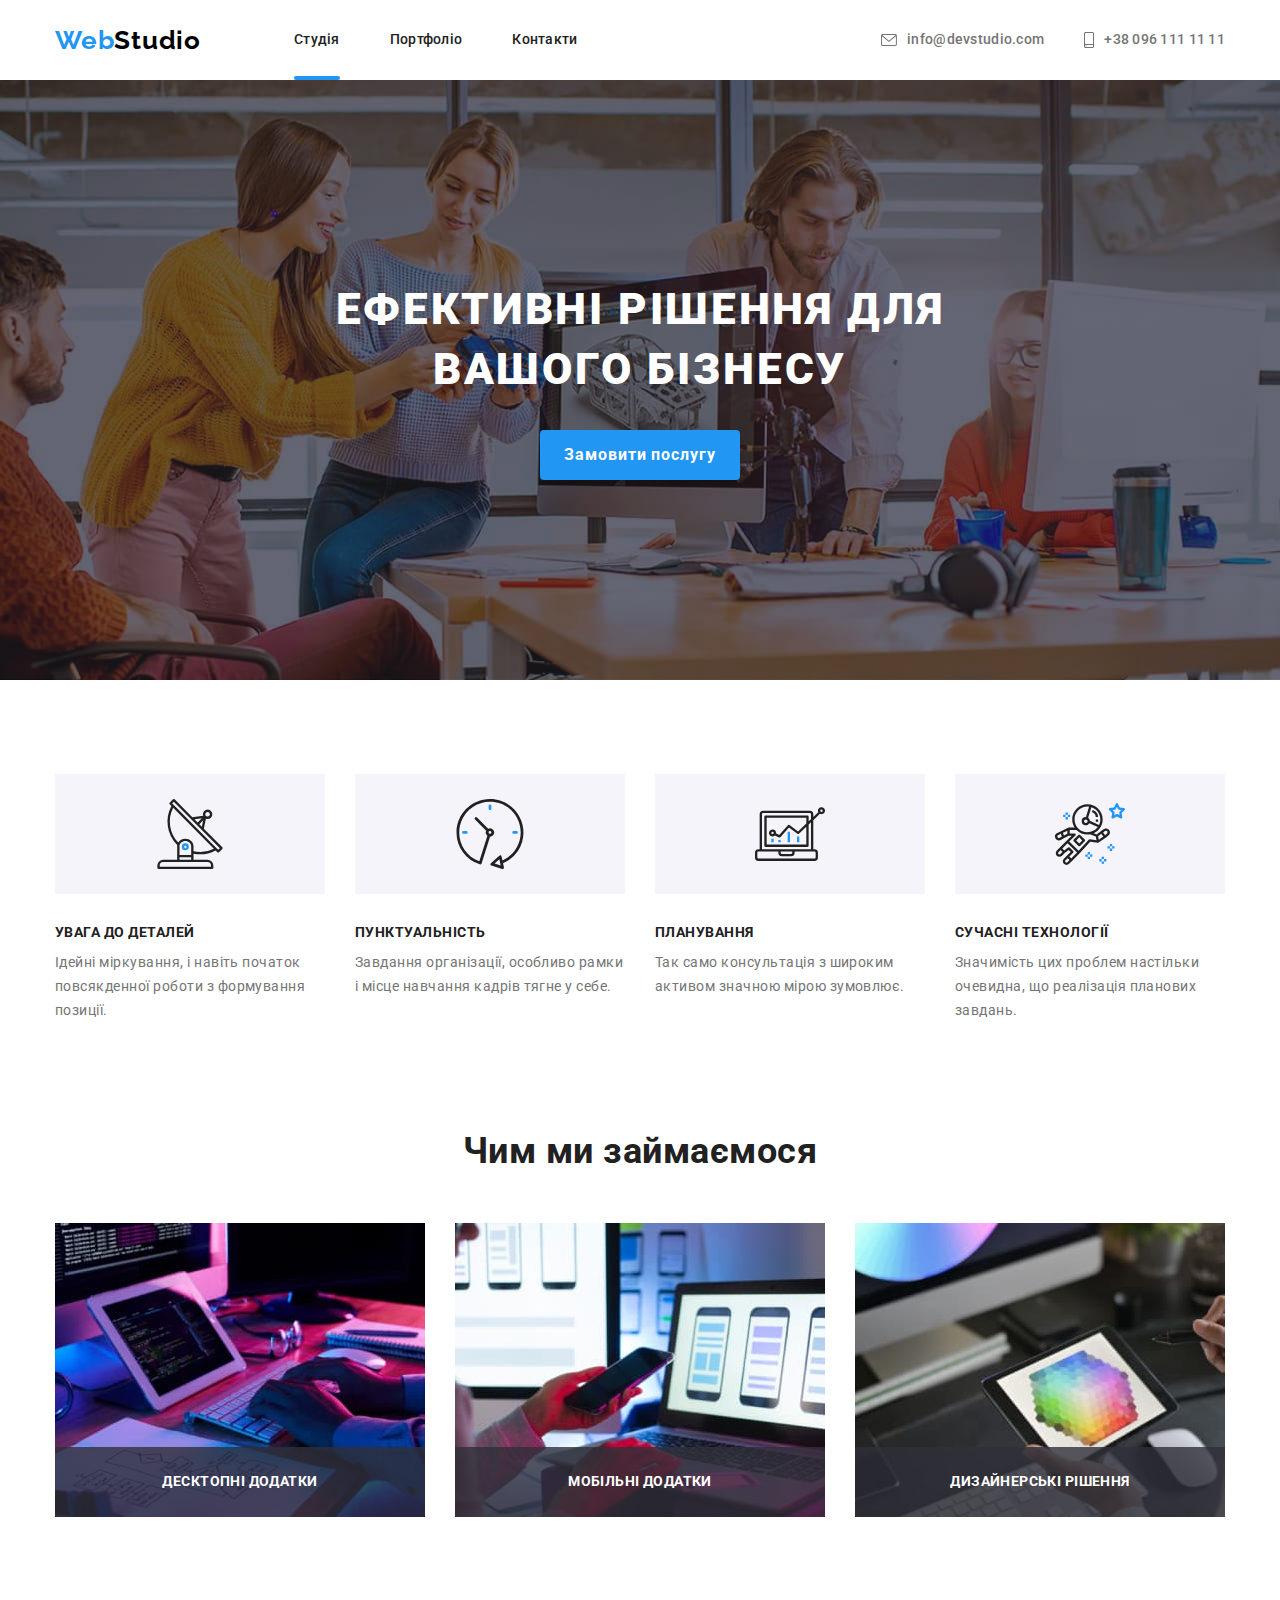
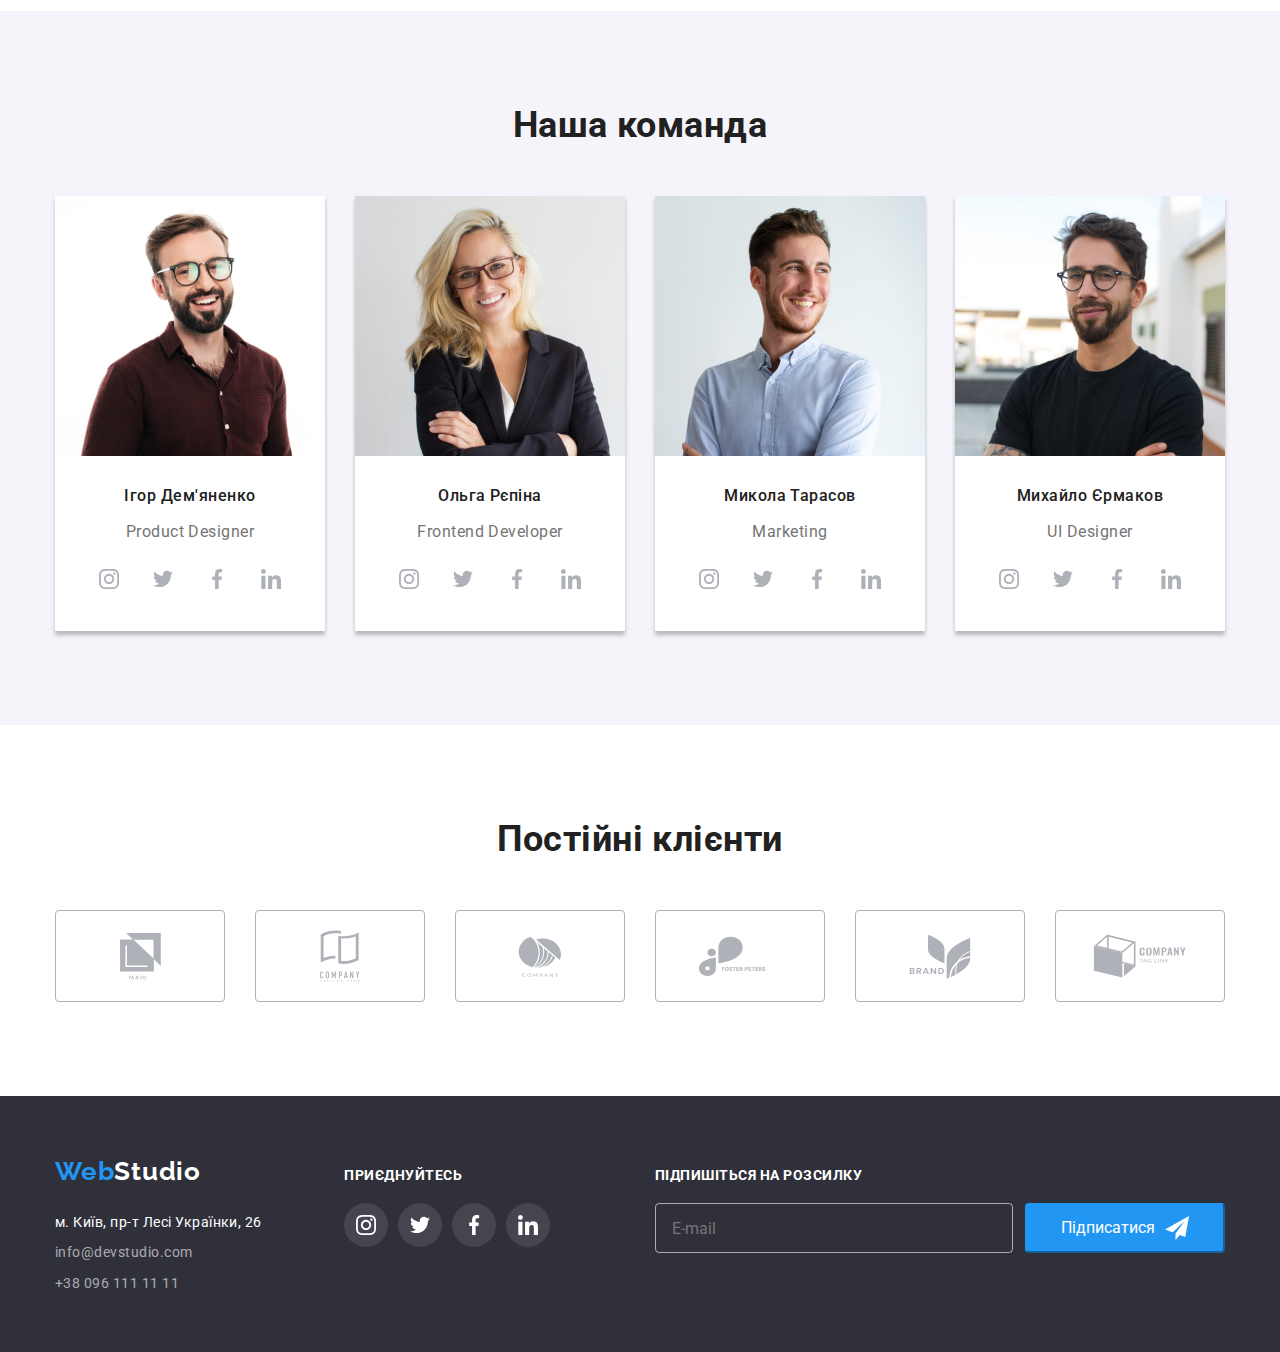
<file: index.html>
<!DOCTYPE html>
<html lang="uk">
  <head>
    <meta charset="UTF-8" />
    <meta http-equiv="X-UA-Compatible" content="IE=edge" />
    <meta name="viewport" content="width=device-width, initial-scale=1.0" />
    <title>webstudio</title>
    <link rel="preconnect" href="https://fonts.googleapis.com" />
    <link rel="preconnect" href="https://fonts.gstatic.com" crossorigin />
    <link
      href="https://fonts.googleapis.com/css2?family=Raleway:wght@700&family=Roboto:wght@400;500;700;900&display=swap"
      rel="stylesheet"
    />
    <link
      rel="stylesheet"
      href="https://cdnjs.cloudflare.com/ajax/libs/modern-normalize/1.1.0/modern-normalize.min.css"
    />
    <link rel="stylesheet" href="./css/main.min.css">
  </head>
  <body>
    <!--header-->
    <header class="header">
      <div class="container header__container">
        <nav class="header__nav">
          <a href="./index.html" class="logo">Web<span class="logo__logo-studio">Studio</span></a>
          <ul class="nav-list">
            <li class="nav-list__item">
              <a href="./index.html" class="nav-list__page nav-list__page--active">Студія</a>
            </li>
            <li class="nav-list__item">
              <a href="./portfolio.html" class="nav-list__page">Портфоліо</a>
            </li>
            <li class="nav-list__item"><a href="#" class="nav-list__page">Контакти</a></li>
          </ul>
        </nav>
        <ul class="header-contacts">
          <li class="header-contacts__item">
            <a href="mailto:info@devstudio.com" class="header-contacts__link">
              <svg width="16" height="12" class="header-contacts__icon">
                <use href="./img/icons.svg#icon-envelope"></use>
              </svg>
              info@devstudio.com
            </a>
          </li>
          <li class="header-contacts__item">
            <a href="tel:+380961111111" class="header-contacts__link">
              <svg width="10" height="16" class="header-contacts__icon">
                <use href="./img/icons.svg#icon-smartphone"></use>
              </svg>
              +38 096 111 11 11
            </a>
          </li>
        </ul>
      </div>
    </header>
    <!--main-->
    <main>
      <section class="main">
        <div class="container">
          <h1 class="main__title">
            Ефективні рішення для <br />
            вашого бізнесу
          </h1>
          <button class="main-button" type="button" data-modal-open>Замовити послугу</button>
        </div>
      </section>
      <!--features-->
      <section class="section features">
        <div class="container">
          <ul class="features__list">
            <li class="features-item antenna">
              <h2 class="features-item__title">УВАГА ДО ДЕТАЛЕЙ</h2>
              <p class="features-item__text">
                Ідейні міркування, і навіть початок повсякденної роботи з формування позиції.
              </p>
            </li>
            <li class="features-item clock">
              <h2 class="features-item__title">ПУНКТУАЛЬНІСТЬ</h2>
              <p class="features-item__text">
                Завдання організації, особливо рамки і місце навчання кадрів тягне у себе.
              </p>
            </li>
            <li class="features-item diagram">
              <h2 class="features-item__title">ПЛАНУВАННЯ</h2>
              <p class="features-item__text">
                Так само консультація з широким активом значною мірою зумовлює.
              </p>
            </li>
            <li class="features-item astronaut">
              <h2 class="features-item__title">СУЧАСНІ ТЕХНОЛОГІЇ</h2>
              <p class="features-item__text">
                Значимість цих проблем настільки очевидна, що реалізація планових завдань.
              </p>
            </li>
          </ul>
        </div>
      </section>
      <!--What we do-->
      <section class="section offers">
        <div class="container">
          <h2 class="section__title">Чим ми займаємося</h2>
          <ul class="offers__list">
            <li class="offers-item">
              <div class="offers-item__card">
                <img src="img/box1.jpg" alt="програміст працює за комп'ютером" width="370" />
                <p class="offers-item__description">Десктопні додатки</p>
              </div>
            </li>
            <li class="offers-item">
              <div class="offers-item__card">
                <img src="img/box2.jpg" alt="дизайнер розробляє мобільний додаток" width="370" />
                <p class="offers-item__description">Мобільні додатки</p>
              </div>
            </li>
            <li class="offers-item">
              <div class="offers-item__card">
                <img
                  src="img/box3.jpg"
                  alt="веб-дизайнер обирає колір графіки у планшеті"
                  width="370"
                />
                <p class="offers-item__description">Дизайнерські рішення</p>
              </div>
            </li>
          </ul>
        </div>
      </section>
      <!--Our team-->
      <section class="section team">
        <div class="container">
          <h2 class="section__title">Наша команда</h2>
          <ul class="team__list">
            <li class="team-card">
              <img src="img/img.jpg" alt="Дизайнер продукту" width="270" />
              <div class="team-card__info">
                <h3 class="team-card__name">Ігор Дем'яненко</h3>
                <p class="team-card__member-profession">Product Designer</p>
              </div>
              <ul class="team-card__social-link">
                <li class="team-card__item">
                  <a href="#" class="team-card__link">
                    <svg class="team-card__icons" width="20px" height="20px">
                      <use href="./img/icons.svg#icon-instagram"></use>
                    </svg>
                  </a>
                </li>
                <li class="team-card__item">
                  <a href="#" class="team-card__link">
                    <svg class="team-card__icons" width="20px" height="20px">
                      <use href="./img/icons.svg#icon-twitter"></use>
                    </svg>
                  </a>
                </li>
                <li class="team-card__item">
                  <a href="#" class="team-card__link">
                    <svg class="team-card__icons" width="20px" height="20px">
                      <use href="./img/icons.svg#icon-facebook"></use>
                    </svg>
                  </a>
                </li>
                <li class="team-card__item">
                  <a href="#" class="team-card__link">
                    <svg class="team-card__icons" width="20px" height="20px">
                      <use href="./img/icons.svg#icon-linkedin"></use>
                    </svg>
                  </a>
                </li>
              </ul>
            </li>
            <li class="team-card">
              <img src="img/img-2.jpg" alt="Розробник інтерфейсу" width="270" />
              <div class="team-card__info">
                <h3 class="team-card__name">Ольга Рєпіна</h3>
                <p class="team-card__member-profession">Frontend Developer</p>
              </div>
              <ul class="team-card__social-link">
                <li class="team-card__item">
                  <a href="#" class="team-card__link">
                    <svg class="team-card__icons" width="20px" height="20px">
                      <use href="./img/icons.svg#icon-instagram"></use>
                    </svg>
                  </a>
                </li>
                <li class="team-card__item">
                  <a href="#" class="team-card__link">
                    <svg class="team-card__icons" width="20px" height="20px">
                      <use href="./img/icons.svg#icon-twitter"></use>
                    </svg>
                  </a>
                </li>
                <li class="team-card__item">
                  <a href="#" class="team-card__link">
                    <svg class="team-card__icons" width="20px" height="20px">
                      <use href="./img/icons.svg#icon-facebook"></use>
                    </svg>
                  </a>
                </li>
                <li class="team-card__item">
                  <a href="#" class="team-card__link">
                    <svg class="team-card__icons" width="20px" height="20px">
                      <use href="./img/icons.svg#icon-linkedin"></use>
                    </svg>
                  </a>
                </li>
              </ul>
            </li>
            <li class="team-card">
              <img src="img/img-3.jpg" alt="Відділ маркетингу" width="270" />
              <div class="team-card__info">
                <h3 class="team-card__name">Микола Тарасов</h3>
                <p class="team-card__member-profession">Marketing</p>
              </div>
              <ul class="team-card__social-link">
                <li class="team-card__item">
                  <a href="#" class="team-card__link">
                    <svg class="team-card__icons" width="20px" height="20px">
                      <use href="./img/icons.svg#icon-instagram"></use>
                    </svg>
                  </a>
                </li>
                <li class="team-card__item">
                  <a href="#" class="team-card__link">
                    <svg class="team-card__icons" width="20px" height="20px">
                      <use href="./img/icons.svg#icon-twitter"></use>
                    </svg>
                  </a>
                </li>
                <li class="team-card__item">
                  <a href="#" class="team-card__link">
                    <svg class="team-card__icons" width="20px" height="20px">
                      <use href="./img/icons.svg#icon-facebook"></use>
                    </svg>
                  </a>
                </li>
                <li class="team-card__item">
                  <a href="#" class="team-card__link">
                    <svg class="team-card__icons" width="20px" height="20px">
                      <use href="./img/icons.svg#icon-linkedin"></use>
                    </svg>
                  </a>
                </li>
              </ul>
            </li>
            <li class="team-card">
              <img src="img/img-4.jpg" alt="Дизайнер інтерфейсу користувача" width="270" />
              <div class="team-card__info">
                <h3 class="team-card__name">Михайло Єрмаков</h3>
                <p class="team-card__member-profession">UI Designer</p>
              </div>
              <ul class="team-card__social-link">
                <li class="team-card__item">
                  <a href="#" class="team-card__link">
                    <svg class="team-card__icons" width="20px" height="20px">
                      <use href="./img/icons.svg#icon-instagram"></use>
                    </svg>
                  </a>
                </li>
                <li class="team-card__item">
                  <a href="#" class="team-card__link">
                    <svg class="team-card__icons" width="20px" height="20px">
                      <use href="./img/icons.svg#icon-twitter"></use>
                    </svg>
                  </a>
                </li>
                <li class="team-card__item">
                  <a href="#" class="team-card__link">
                    <svg class="team-card__icons" width="20px" height="20px">
                      <use href="./img/icons.svg#icon-facebook"></use>
                    </svg>
                  </a>
                </li>
                <li class="team-card__item">
                  <a href="#" class="team-card__link">
                    <svg class="team-card__icons" width="20px" height="20px">
                      <use href="./img/icons.svg#icon-linkedin"></use>
                    </svg>
                  </a>
                </li>
              </ul>
            </li>
          </ul>
        </div>
      </section>
      <!-- customers -->
      <section class="section customers">
        <div class="container">
          <h2 class="section__title">Постійні клієнти</h2>
          <ul class="customers-list">
            <li class="customers-item">
              <a href="#" class="customers-item__link">
                <svg class="customers-item__icon" width="41px" height="46.7px">
                  <use href="./img/icons.svg#icon-logo-1"></use></svg
              ></a>
            </li>
            <li class="customers-item">
              <a href="#" class="customers-item__link"
                ><svg class="customers-item__icon" width="40px" height="52px">
                  <use href="./img/icons.svg#icon-logo-2"></use></svg
              ></a>
            </li>
            <li class="customers-item">
              <a href="#" class="customers-item__link"
                ><svg class="customers-item__icon" width="43.46px" height="41.18px">
                  <use href="./img/icons.svg#icon-logo-3"></use></svg
              ></a>
            </li>
            <li class="customers-item">
              <a href="#" class="customers-item__link"
                ><svg class="customers-item__icon" width="84.44px" height="40.62px">
                  <use href="./img/icons.svg#icon-logo-4"></use></svg
              ></a>
            </li>
            <li class="customers-item">
              <a href="#" class="customers-item__link"
                ><svg class="customers-item__icon" width="62.54px" height="45.43px">
                  <use href="./img/icons.svg#icon-logo-5"></use></svg
              ></a>
            </li>
            <li class="customers-item">
              <a href="" class="customers-item__link"
                ><svg class="customers-item__icon" width="93.79px" height="43.93px">
                  <use href="./img/icons.svg#icon-logo-6"></use></svg
              ></a>
            </li>
          </ul>
        </div>
      </section>
    </main>
    <!--footer-->
    <footer class="footer-basic">
      <div class="container footer">
        <div class="footer__info">
          <h3 class="footer-logo">
            <a href="./index.html" class="footer-logo__web"
              >Web<span class="footer-logo__studio">Studio</span></a
            >
          </h3>
          <address>
            <p class="footer-adress">м. Київ, пр-т Лесі Українки, 26</p>
            <ul class="footer-contacts">
              <li class="footer-contacts__item">
                <a href="mailto:info@devstudio.com" class="footer-contacts__communication"
                  >info@devstudio.com</a
                >
              </li>
              <li class="footer-contacts__item">
                <a href="tel:+380961111111" class="footer-contacts__communication"
                  >+38 096 111 11 11</a
                >
              </li>
            </ul>
          </address>
        </div>
        <div class="footer-social-links">
          <h3 class="footer__title">Приєднуйтесь</h3>
          <ul class="footer-links">
            <li class="footer-links__item">
              <a href="#" class="footer-links__footer-link">
                <svg width="20px" height="20px" class="footer-links__icon">
                  <use href="./img/icons.svg#icon-instagram"></use>
                </svg>
              </a>
            </li>
            <li class="footer-links__item">
              <a href="#" class="footer-links__footer-link">
                <svg width="20px" height="20px" class="footer-links__icon">
                  <use href="./img/icons.svg#icon-twitter"></use>
                </svg>
              </a>
            </li>
            <li class="footer-links__item">
              <a href="#" class="footer-links__footer-link">
                <svg width="20px" height="20px" class="footer-links__icon">
                  <use href="./img/icons.svg#icon-facebook"></use>
                </svg>
              </a>
            </li>
            <li class="footer-links__item">
              <a href="#" class="footer-links__footer-link">
                <svg width="20px" height="20px" class="footer-links__icon">
                  <use href="./img/icons.svg#icon-linkedin"></use>
                </svg>
              </a>
            </li>
          </ul>
        </div>
        <form class="footer-subscription" autocomplete="on">
          <h3 class="footer__title">Підпишіться на розсилку</h3>
          <div class="subscription">
            <label class="subscription__label"
              ><input class="subscription__input" type="email" name="email" placeholder="E-mail"
            /></label>
            <button class="subscription__button" type="submit">
              Підписатися
              <svg class="subscription__icon" width="24px" height="24px">
                <use href="./img/icons.svg#icon-send"></use>
              </svg>
            </button>
          </div>
        </form>
      </div>
    </footer>

    <div class="backdrop is-hidden" data-modal>
      <div class="modal">
        <button class="modal-button" type="button" data-modal-close>
          <svg class="modal-button__close" width="18px" height="18px">
            <use href="./img/icons.svg#icon-close"></use>
          </svg>
        </button>
        <h2 class="modal__title">Залиште свої дані, ми вам передзвонимо</h2>
        <form class="form" name="contact-form" autocomplete="on">
          <div class="form-field">
            <label class="form-field__label" for="name-user">Ім'я</label>
            <div class="form-field__box">
              <input class="form-field__input" id="name-user" type="text" name="name" />
              <svg class="form-field__icon" width="18px" height="18px">
                <use href="./img/icons.svg#icon-person" class="form-field__icon-image"></use>
              </svg>
            </div>
          </div>
          <div class="form-field">
            <label for="tel-user" class="form-field__label"> Телефон</label>
            <div class="form-field__box">
              <input class="form-field__input" id="tel-user" type="tel" name="phone-number" />
              <svg class="form-field__icon" width="18px" height="18px">
                <use href="./img/icons.svg#icon-phone" class="form-field__icon-image"></use>
              </svg>
            </div>
          </div>
          <div class="form-field">
            <label class="form-field__label" for="mail-user">Пошта</label>
            <div class="form-field__box">
              <input class="form-field__input" id="mail-user" type="email" name="email" />
              <svg class="form-field__icon" width="18px" height="18px">
                <use href="./img/icons.svg#icon-email" class="form-field__icon-image"></use>
              </svg>
            </div>
          </div>
          <div class="form-field__comment">
            <label class="form-field__label" for="coment-user">Коментар</label>
            <textarea
              class="form-field__input form-field__text"
              id="coment-user"
              name="feedback"
              placeholder="Введіть текст"
            ></textarea>
          </div>
          <label class="agree">
            <input class="agree__checkbox" type="checkbox" name="mailing" />
            <div class="agree__icon"></div>
            Погоджуюся з розсилкою та приймаю<a href="#" class="agree__link">Умови договору</a>
          </label>
          <button class="send-button" type="submit">Відправити</button>
        </form>
      </div>
    </div>
    <script src="./js/modal.js"></script>
  </body>
</html>
</file>
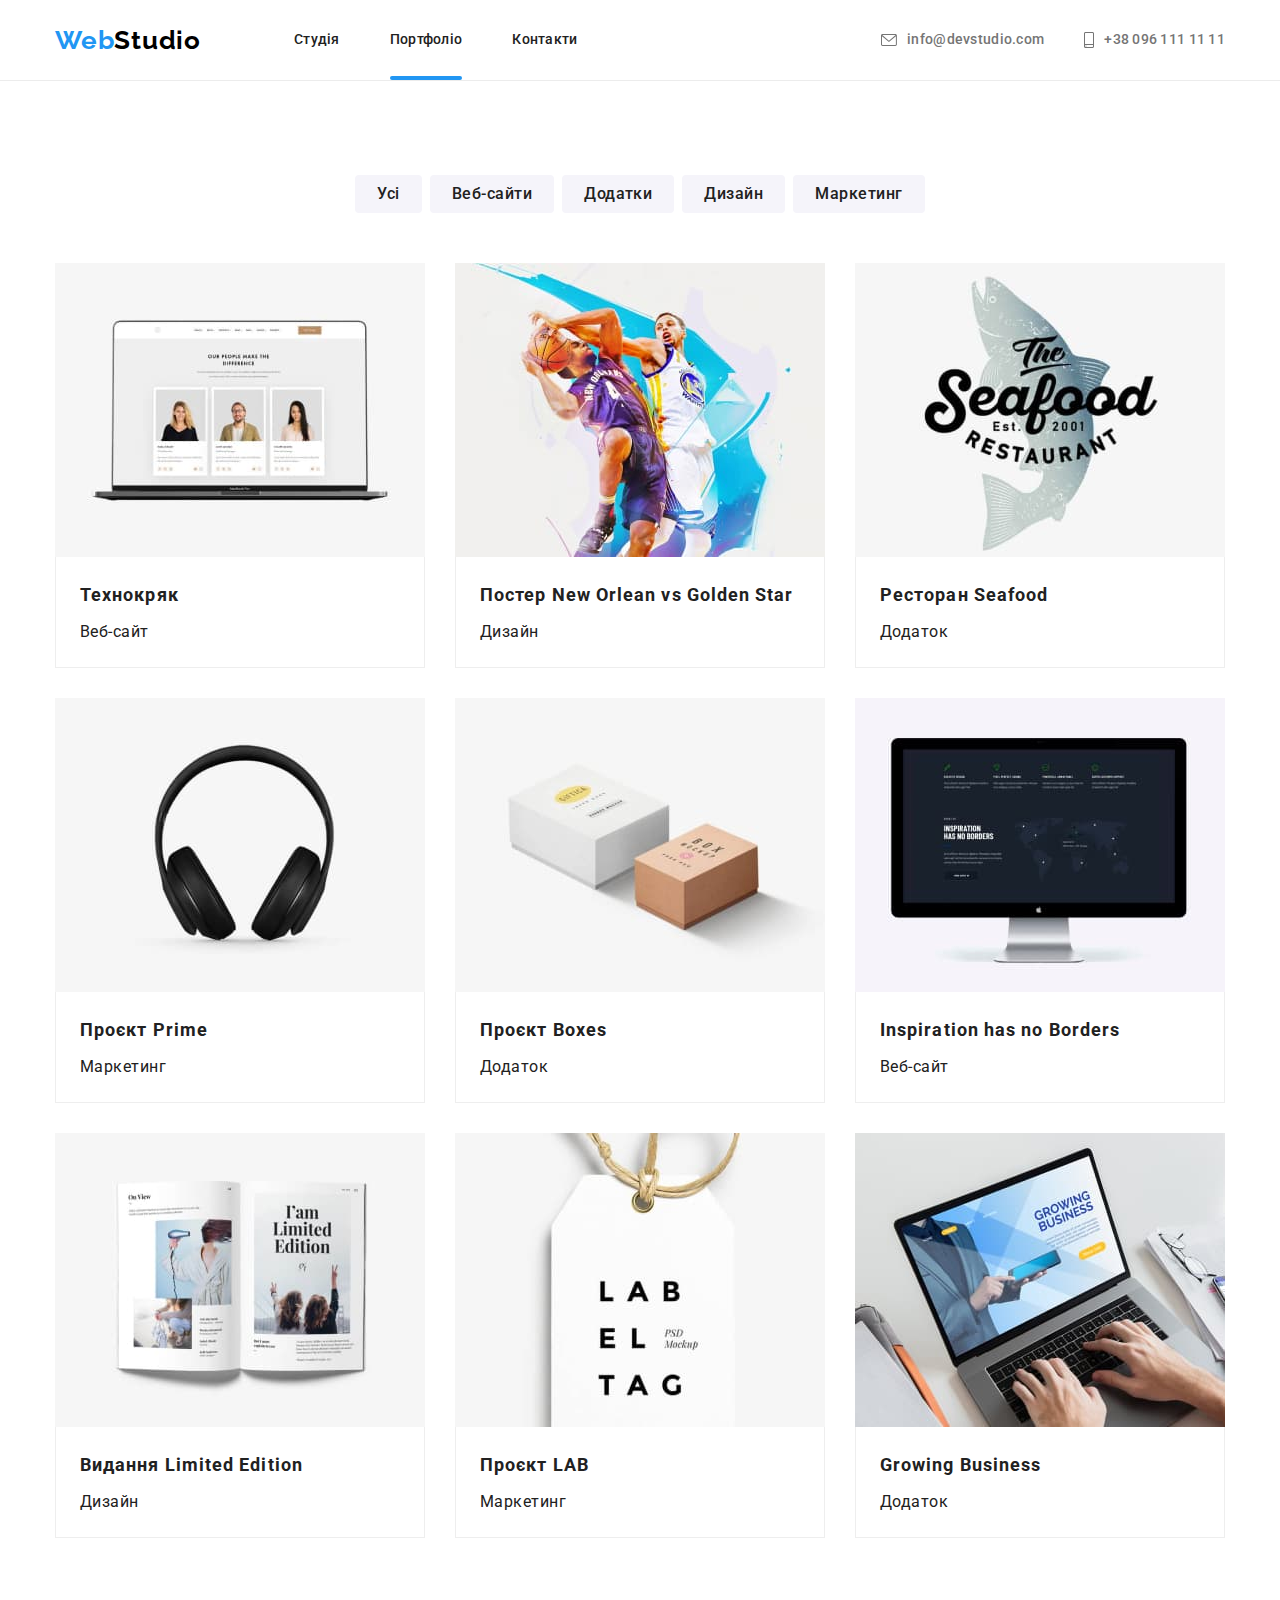
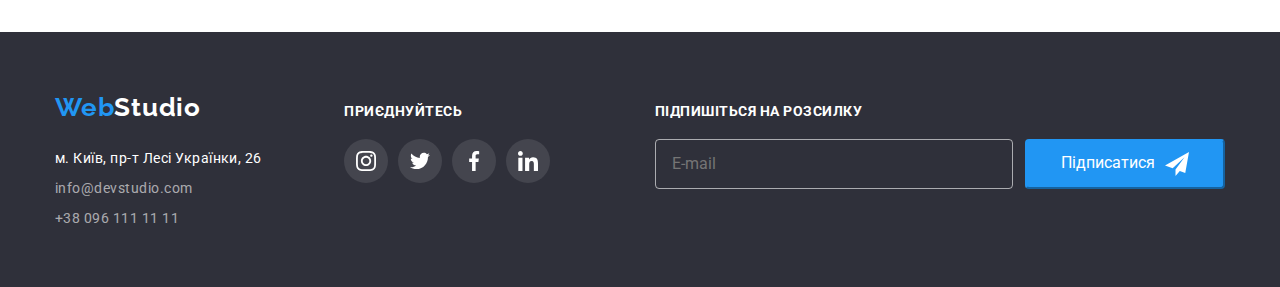
<file: portfolio.html>
<!DOCTYPE html>
<html lang="uk">
  <head>
    <meta charset="UTF-8" />
    <meta http-equiv="X-UA-Compatible" content="IE=edge" />
    <meta name="viewport" content="width=device-width, initial-scale=1.0" />
    <title>portfolio</title>
    <link
      href="https://fonts.googleapis.com/css2?family=Raleway:wght@700&family=Roboto:wght@400;500;700;900&display=swap"
      rel="stylesheet"
    />
    <link
      rel="stylesheet"
      href="https://cdnjs.cloudflare.com/ajax/libs/modern-normalize/1.1.0/modern-normalize.min.css"
    />
    <link rel="stylesheet" href="./css/main.min.css">
  </head>
  <body>
    <!-- header -->
    <header class="header-portfolio">
      <div class="container header__container">
        <nav class="header__nav">
          <a href="./index.html" class="logo">Web<span class="logo__logo-studio">Studio</span></a>
          <ul class="nav-list">
            <li class="nav-list__item">
              <a href="./index.html" class="nav-list__page">Студія</a>
            </li>
            <li class="nav-list__item">
              <a href="./portfolio.html" class="nav-list__page nav-list__page--active">Портфоліо</a>
            </li>
            <li class="nav-list__item">
              <a href="#" class="nav-list__page">Контакти</a>
            </li>
          </ul>
        </nav>
        <ul class="header-contacts">
          <li class="header-contacts__item">
            <a href="mailto:info@devstudio.com" class="header-contacts__link">
              <svg width="16" height="12" class="header-contacts__icon">
                <use href="./img/icons.svg#icon-envelope"></use>
              </svg>
              info@devstudio.com
            </a>
          </li>
          <li class="header-contacts__item">
            <a href="tel:+380961111111" class="header-contacts__link">
              <svg width="10" height="16" class="header-contacts__icon">
                <use href="./img/icons.svg#icon-smartphone"></use>
              </svg>
              +38 096 111 11 11
            </a>
          </li>
        </ul>
      </div>
    </header>
    <!-- sections -->
    <section class="section">
      <div class="container">
        <ul class="button-list">
          <li class="button-portfolio">
            <button class="button-portfolio__name" type="button">Усі</button>
          </li>
          <li class="button-portfolio">
            <button class="button-portfolio__name" type="button">Веб-сайти</button>
          </li>
          <li class="button-portfolio">
            <button class="button-portfolio__name" type="button">Додатки</button>
          </li>
          <li class="button-portfolio">
            <button class="button-portfolio__name" type="button">Дизайн</button>
          </li>
          <li class="button-portfolio">
            <button class="button-portfolio__name" type="button">Маркетинг</button>
          </li>
        </ul>
      </div>
      <div class="container">
        <ul class="projects-list">
          <li class="projects-list__item">
            <article class="projects-card">
              <div class="projects-card__picture">
                <a href="#" class="projects-card__overlay"
                  ><img src="./img/portfolio1.jpg" alt="веб-сайт" width="370" />
                  <p class="projects-card__text">
                    Ресурс пропонує комплексні пропозиції з різним рівнем функціоналу та сервісів.
                    Все це дозволить відвідувачу отримати вичерпні відомості про компанію чи
                    приватну особу.
                  </p></a
                >
              </div>
              <div class="projects-card__info">
                <h2 class="projects-card__name">Технокряк</h2>
                <p class="projects-card__description">Веб-сайт</p>
              </div>
            </article>
          </li>
          <li class="projects-list__item">
            <article class="projects-card">
              <div class="projects-card__picture">
                <a href="#" class="projects-card__overlay"
                  ><img src="./img/portfolio2.jpg" alt="постер з баскетболістами" width="370" />
                  <p class="projects-card__text">
                    Ресурс пропонує комплексні пропозиції з різним рівнем функціоналу та сервісів.
                    Все це дозволить відвідувачу отримати вичерпні відомості про компанію чи
                    приватну особу.
                  </p></a
                >
              </div>
              <div class="projects-card__info">
                <h2 class="projects-card__name">Постер New Orlean vs Golden Star</h2>
                <p class="projects-card__description">Дизайн</p>
              </div>
            </article>
          </li>
          <li class="projects-list__item">
            <article class="projects-card">
              <div class="projects-card__picture">
                <a href="#" class="projects-card__overlay"
                  ><img src="./img/portfolio3.jpg" alt="емблема ресторану" width="370" />
                  <p class="projects-card__text">
                    Ресурс пропонує комплексні пропозиції з різним рівнем функціоналу та сервісів.
                    Все це дозволить відвідувачу отримати вичерпні відомості про компанію чи
                    приватну особу.
                  </p></a
                >
              </div>
              <div class="projects-card__info">
                <h2 class="projects-card__name">Ресторан Seafood</h2>
                <p class="projects-card__description">Додаток</p>
              </div>
            </article>
          </li>
          <li class="projects-list__item">
            <article class="projects-card">
              <div class="projects-card__picture">
                <a href="#" class="projects-card__overlay"
                  ><img src="./img/portfolio4.jpg" alt="чорні навушники" width="370" />
                  <p class="projects-card__text">
                    Ресурс пропонує комплексні пропозиції з різним рівнем функціоналу та сервісів.
                    Все це дозволить відвідувачу отримати вичерпні відомості про компанію чи
                    приватну особу.
                  </p></a
                >
              </div>
              <div class="projects-card__info">
                <h2 class="projects-card__name">Проєкт Prime</h2>
                <p class="projects-card__description">Маркетинг</p>
              </div>
            </article>
          </li>
          <li class="projects-list__item">
            <article class="projects-card">
              <div class="projects-card__picture">
                <a href="#" class="projects-card__overlay"
                  ><img src="./img/portfolio5.jpg" alt="дві коробки" width="370" />
                  <p class="projects-card__text">
                    Ресурс пропонує комплексні пропозиції з різним рівнем функціоналу та сервісів.
                    Все це дозволить відвідувачу отримати вичерпні відомості про компанію чи
                    приватну особу.
                  </p></a
                >
              </div>
              <div class="projects-card__info">
                <h2 class="projects-card__name">Проєкт Boxes</h2>
                <p class="projects-card__description">Додаток</p>
              </div>
            </article>
          </li>
          <li class="projects-list__item">
            <article class="projects-card">
              <div class="projects-card__picture">
                <a href="#" class="projects-card__overlay"
                  ><img src="./img/portfolio6.jpg" alt="монітор комп'ютера" width="370" />
                  <p class="projects-card__text">
                    Ресурс пропонує комплексні пропозиції з різним рівнем функціоналу та сервісів.
                    Все це дозволить відвідувачу отримати вичерпні відомості про компанію чи
                    приватну особу.
                  </p></a
                >
              </div>
              <div class="projects-card__info">
                <h2 class="projects-card__name">Inspiration has no Borders</h2>
                <p class="projects-card__description">Веб-сайт</p>
              </div>
            </article>
          </li>
          <li class="projects-list__item">
            <article class="projects-card">
              <div class="projects-card__picture">
                <a href="#" class="projects-card__overlay"
                  ><img src="./img/portfolio7.jpg" alt="розгорнутий журнал" width="370" />
                  <p class="projects-card__text">
                    Ресурс пропонує комплексні пропозиції з різним рівнем функціоналу та сервісів.
                    Все це дозволить відвідувачу отримати вичерпні відомості про компанію чи
                    приватну особу.
                  </p></a
                >
              </div>
              <div class="projects-card__info">
                <h2 class="projects-card__name">Видання Limited Edition</h2>
                <p class="projects-card__description">Дизайн</p>
              </div>
            </article>
          </li>
          <li class="projects-list__item">
            <article class="projects-card">
              <div class="projects-card__picture">
                <a href="#" class="projects-card__overlay"
                  ><img src="./img/portfolio8.jpg" alt="бірка з надписом label tag" width="370" />
                  <p class="projects-card__text">
                    Ресурс пропонує комплексні пропозиції з різним рівнем функціоналу та сервісів.
                    Все це дозволить відвідувачу отримати вичерпні відомості про компанію чи
                    приватну особу.
                  </p></a
                >
              </div>
              <div class="projects-card__info">
                <h2 class="projects-card__name">Проєкт LAB</h2>
                <p class="projects-card__description">Маркетинг</p>
              </div>
            </article>
          </li>
          <li class="projects-list__item">
            <article class="projects-card">
              <div class="projects-card__picture">
                <a href="#" class="projects-card__overlay"
                  ><img src="./img/portfolio9.jpg" alt="руки працюють на ноутбуці" width="370" />
                  <p class="projects-card__text">
                    Ресурс пропонує комплексні пропозиції з різним рівнем функціоналу та сервісів.
                    Все це дозволить відвідувачу отримати вичерпні відомості про компанію чи
                    приватну особу.
                  </p></a
                >
              </div>
              <div class="projects-card__info">
                <h2 class="projects-card__name">Growing Business</h2>
                <p class="projects-card__description">Додаток</p>
              </div>
            </article>
          </li>
        </ul>
      </div>
    </section>
    <!--footer-->
    <footer class="footer-basic">
      <div class="container footer">
        <div class="footer__info">
          <h3 class="footer-logo">
            <a href="./index.html" class="footer-logo__web"
              >Web<span class="footer-logo__studio">Studio</span></a
            >
          </h3>
          <address>
            <p class="footer-adress">м. Київ, пр-т Лесі Українки, 26</p>
            <ul class="footer-contacts">
              <li class="footer-contacts__item">
                <a href="mailto:info@devstudio.com" class="footer-contacts__communication"
                  >info@devstudio.com</a
                >
              </li>
              <li class="item">
                <a href="tel:+380961111111" class="footer-contacts__communication"
                  >+38 096 111 11 11</a
                >
              </li>
            </ul>
          </address>
        </div>
        <div class="footer-social-links">
          <h3 class="footer__title">Приєднуйтесь</h3>
          <ul class="footer-links">
            <li class="footer-links__item">
              <a href="#" class="footer-links__footer-link">
                <svg width="20px" height="20px" class="footer-links__icon">
                  <use href="./img/icons.svg#icon-instagram"></use>
                </svg>
              </a>
            </li>
            <li class="footer-links__item">
              <a href="#" class="footer-links__footer-link">
                <svg width="20px" height="20px" class="footer-links__icon">
                  <use href="./img/icons.svg#icon-twitter"></use>
                </svg>
              </a>
            </li>
            <li class="footer-links__item">
              <a href="#" class="footer-links__footer-link">
                <svg width="20px" height="20px" class="footer-links__icon">
                  <use href="./img/icons.svg#icon-facebook"></use>
                </svg>
              </a>
            </li>
            <li class="footer-links__item">
              <a href="#" class="footer-links__footer-link">
                <svg width="20px" height="20px" class="footer-links__icon">
                  <use href="./img/icons.svg#icon-linkedin"></use>
                </svg>
              </a>
            </li>
          </ul>
        </div>
        <form class="footer-subscription" autocomplete="on">
          <h3 class="footer__title">Підпишіться на розсилку</h3>
          <div class="subscription">
            <label class="subscription__label"
              ><input class="subscription__input" type="email" name="email" placeholder="E-mail"
            /></label>
            <button class="subscription__button" type="submit">
              Підписатися
              <svg class="subscription__icon" width="24px" height="24px">
                <use href="./img/icons.svg#icon-send"></use>
              </svg>
            </button>
          </div>
        </form>
      </div>
    </footer>
  </body>
</html>
</file>
<file: css/main.min.css>
:root{--color-logo: #000000;--color-text-primary: #212121;--color-text-secondary: #757575;--color-akcent: #2196f3;--color-text-footer: #ffffff99;--background-color-primary: #ffffff;--background-color-secondary: #f5f4fa;--background-color-akcent: #2f303a;--background-color-akcent-secondary: #188ce8;--header-border-color: #ececec;--border-color: #eeeeee;--icon-color: #afb1b8}body{color:var(--color-text-primary);background-color:var(--background-color-primary);font-family:Roboto,sans-serif;letter-spacing:.03em}img{display:block;max-width:100%;height:auto}h1,h2,h3,h4,h5,h6,p{margin-top:0}ul{list-style:none;margin:0;padding-left:0}a{text-decoration:none;color:inherit}.section{padding-top:94px;padding-bottom:94px}.header__nav{display:-webkit-box;display:-ms-flexbox;display:flex;-webkit-box-align:center;-ms-flex-align:center;align-items:center;font-weight:500;font-size:14px;line-height:1.14;letter-spacing:.02em}.logo{color:var(--color-akcent);margin-right:93px}.logo__logo-studio{color:var(--color-logo)}.logo,.logo__logo-studio{font-family:Raleway,sans-serif;font-weight:700;font-size:26px;line-height:1.19;letter-spacing:.03em}.header-contacts{display:-webkit-box;display:-ms-flexbox;display:flex}.header-contacts__item:not(:first-child){margin-left:40px}.header-contacts__link{display:-webkit-box;display:-ms-flexbox;display:flex;-webkit-box-align:center;-ms-flex-align:center;align-items:center;padding-top:32px;padding-bottom:32px;color:var(--color-text-secondary);font-weight:500;font-size:14px;line-height:1.14;letter-spacing:.02em;-webkit-transition-property:color;transition-property:color;-webkit-transition-duration:250ms;transition-duration:250ms;-webkit-transition-timing-function:cubic-bezier(0.4, 0, 0.2, 1);transition-timing-function:cubic-bezier(0.4, 0, 0.2, 1)}.header-contacts__link:hover,.header-contacts__link:focus{color:var(--color-akcent)}.header-contacts__icon{margin-right:10px;fill:currentColor}.main{display:block;max-width:1600px;background-color:var(--background-color-akcent);margin-right:auto;margin-left:auto;text-align:center;padding-top:200px;padding-bottom:200px;background-image:url(../img/background.jpg);background-image:-webkit-gradient(linear, left top, right top, from(rgba(47, 48, 58, 0.4)), to(rgba(47, 48, 58, 0.4))),url(../img/background.jpg);background-image:linear-gradient(to right, rgba(47, 48, 58, 0.4), rgba(47, 48, 58, 0.4)),url(../img/background.jpg);background-size:cover;background-repeat:no-repeat;background-position:center}.main__title{margin-bottom:30px;color:var(--background-color-primary);font-weight:900;font-size:44px;line-height:1.36;letter-spacing:.06em;text-transform:uppercase}.main-button{display:inline-block;color:var(--background-color-primary);background-color:var(--color-akcent);-webkit-box-shadow:0px 4px 4px rgba(0,0,0,.15);box-shadow:0px 4px 4px rgba(0,0,0,.15);border:none;border-radius:4px;padding:10px 24px;cursor:pointer;font-family:inherit;font-weight:700;font-size:16px;line-height:1.87;letter-spacing:.06em;-webkit-transition-property:background-color;transition-property:background-color;-webkit-transition-duration:250ms;transition-duration:250ms;-webkit-transition-timing-function:cubic-bezier(0.4, 0, 0.2, 1);transition-timing-function:cubic-bezier(0.4, 0, 0.2, 1)}.main-button:hover,.main-button:focus{background-color:var(--background-color-akcent-secondary);-webkit-box-shadow:0px 4px 4px rgba(0,0,0,.25);box-shadow:0px 4px 4px rgba(0,0,0,.25)}.features{padding-bottom:0}.features__list{display:-webkit-box;display:-ms-flexbox;display:flex}.section__title{margin-bottom:50px;color:var(--color-text-primary);font-size:36px;line-height:1.16;text-align:center}.features-item{-ms-flex-preferred-size:calc((100% - 90px)/4);flex-basis:calc((100% - 90px)/4)}.features-item:not(:last-child){margin-right:30px}.features-item::before{display:block;content:"";height:120px;background-color:var(--background-color-secondary);margin-bottom:30px;background-repeat:no-repeat;background-position:center}.features-item__title{font-size:14px;line-height:16px;text-transform:uppercase}.features-item__text{color:var(--color-text-secondary);font-size:14px;line-height:1.71}.antenna::before{background-image:url(../img/antenna.svg)}.clock::before{background-image:url(../img/clock.svg)}.diagram::before{background-image:url(../img/diagram.svg)}.astronaut::before{background-image:url(../img/astronaut.svg)}.offers__list{display:-webkit-box;display:-ms-flexbox;display:flex}.offers-item{margin-right:30px}.offers-item:nth-child(3n){margin-right:0}.offers-item__card{position:relative}.offers-item__description{position:absolute;background-color:rgba(47,48,58,.8);color:var(--background-color-primary);bottom:0;width:100%;height:70px;margin-bottom:0;padding:27px;font-weight:700;font-size:14px;line-height:1.14;text-align:center;letter-spacing:.03em;text-transform:uppercase}.team{background-color:var(--background-color-secondary);display:block;margin-right:auto;margin-left:auto}.team__list{display:-webkit-box;display:-ms-flexbox;display:flex}.team-card{background-color:var(--background-color-primary);-webkit-box-shadow:0px 4px 4px rgba(0,0,0,.25);box-shadow:0px 4px 4px rgba(0,0,0,.25);margin-right:30px}.team-card:nth-child(4n){margin-right:0}.team-card__info{padding-top:30px;padding-bottom:16px}.team-card__name{color:var(--color-text-primary);font-weight:500;font-size:16px;line-height:1.19;text-align:center}.team-card__member-profession{margin-bottom:0;color:var(--color-text-secondary);font-size:16px;line-height:1.19;text-align:center}.team-card__social-link{display:-webkit-box;display:-ms-flexbox;display:flex;-webkit-box-pack:center;-ms-flex-pack:center;justify-content:center;margin-bottom:30px}.team-card__item{width:44px;height:44px}.team-card__item:not(:last-child){margin-right:10px}.team-card__link{display:-webkit-box;display:-ms-flexbox;display:flex;-webkit-box-pack:center;-ms-flex-pack:center;justify-content:center;-webkit-box-align:center;-ms-flex-align:center;align-items:center;width:100%;height:100%;color:var(--icon-color);border-radius:50%;-webkit-transition-property:background-color,color;transition-property:background-color,color;-webkit-transition-duration:250ms;transition-duration:250ms;-webkit-transition-timing-function:cubic-bezier(0.4, 0, 0.2, 1);transition-timing-function:cubic-bezier(0.4, 0, 0.2, 1)}.team-card__link:hover,.team-card__link:focus{background-color:var(--color-akcent);color:var(--background-color-primary)}.team-card__icons{fill:currentColor}.customers-list{display:-webkit-box;display:-ms-flexbox;display:flex}.customers-item{width:170px;height:92px}.customers-item:not(:last-child){margin-right:30px}.customers-item__link{display:-webkit-box;display:-ms-flexbox;display:flex;-webkit-box-pack:center;-ms-flex-pack:center;justify-content:center;-webkit-box-align:center;-ms-flex-align:center;align-items:center;border:1px solid var(--icon-color);border-radius:4px;width:100%;height:100%;color:var(--icon-color);-webkit-transition-property:border-color,color;transition-property:border-color,color;-webkit-transition-duration:250ms;transition-duration:250ms;-webkit-transition-timing-function:cubic-bezier(0.4, 0, 0.2, 1);transition-timing-function:cubic-bezier(0.4, 0, 0.2, 1)}.customers-item__link:hover,.customers-item__link:focus{border-color:var(--color-akcent);color:var(--color-akcent)}.customers-item__icon{fill:currentColor}.footer-basic{display:block;background-color:var(--background-color-akcent);margin-right:auto;margin-left:auto;padding:60px 0px}.footer{display:-webkit-box;display:-ms-flexbox;display:flex;-webkit-box-pack:justify;-ms-flex-pack:justify;justify-content:space-between;-webkit-box-align:baseline;-ms-flex-align:baseline;align-items:baseline}.footer__info{margin-right:70px}.footer__title{font-size:14px;line-height:16px;text-transform:uppercase;color:var(--background-color-primary);margin-bottom:20px}.footer-logo{margin-bottom:28px}.footer-logo__web{color:var(--color-akcent)}.footer-logo__studio{color:var(--background-color-primary)}.footer-logo__web,.footer-logo__studio{font-family:Raleway,sans-serif;font-weight:700;font-size:26px;line-height:1.19;letter-spacing:.03em}.footer-adress{color:var(--background-color-primary);font-style:normal;font-size:14px;line-height:1.14;margin-bottom:12px}.footer-contacts__item:nth-last-child(2){margin-bottom:12px}.footer-contacts__communication{margin-right:70px;color:var(--color-text-footer);font-style:normal;font-weight:400;font-size:14px;line-height:1.14;-webkit-transition-property:color;transition-property:color;-webkit-transition-duration:250ms;transition-duration:250ms;-webkit-transition-timing-function:cubic-bezier(0.4, 0, 0.2, 1);transition-timing-function:cubic-bezier(0.4, 0, 0.2, 1)}.footer-contacts__communication:hover,.footer-contacts__communication:focus{color:var(--color-akcent)}.footer-social-links{margin-right:93px}.footer-links{display:-webkit-box;display:-ms-flexbox;display:flex;-webkit-box-pack:center;-ms-flex-pack:center;justify-content:center}.footer-links__item{width:44px;height:44px}.footer-links__item:not(:last-child){margin-right:10px}.footer-links__footer-link{display:-webkit-box;display:-ms-flexbox;display:flex;-webkit-box-pack:center;-ms-flex-pack:center;justify-content:center;-webkit-box-align:center;-ms-flex-align:center;align-items:center;width:100%;height:100%;border-radius:50%;cursor:pointer;background-color:rgba(255,255,255,.1);color:var(--background-color-primary);-webkit-transition-property:background-color,border-radius;transition-property:background-color,border-radius;-webkit-transition-duration:250ms;transition-duration:250ms;-webkit-transition-timing-function:cubic-bezier(0.4, 0, 0.2, 1);transition-timing-function:cubic-bezier(0.4, 0, 0.2, 1)}.footer-links__footer-link:hover,.footer-links__footer-link:focus{background-color:var(--color-akcent)}.footer-links__icon{fill:currentColor}.subscription{display:-webkit-box;display:-ms-flexbox;display:flex}.subscription__label{margin-right:12px}.subscription__input{width:358px;height:50px;background-color:inherit;border-radius:4px;border:1px solid var(--color-text-footer);padding-left:16px}.subscription__button{display:-webkit-box;display:-ms-flexbox;display:flex;-webkit-box-pack:center;-ms-flex-pack:center;justify-content:center;-webkit-box-align:center;-ms-flex-align:center;align-items:center;padding:10px 28px;width:200px;height:50px;color:var(--background-color-primary);background-color:var(--color-akcent);border-radius:4px;border-color:var(--color-akcent);cursor:pointer;-webkit-transition-property:-webkit-box-shadow;transition-property:-webkit-box-shadow;transition-property:box-shadow;transition-property:box-shadow, -webkit-box-shadow;-webkit-transition-duration:250ms;transition-duration:250ms;-webkit-transition-timing-function:cubic-bezier(0.4, 0, 0.2, 1);transition-timing-function:cubic-bezier(0.4, 0, 0.2, 1)}.subscription__button:hover,.subscription__button:focus{background-color:var(--background-color-akcent-secondary);-webkit-box-shadow:0px 4px 4px rgba(0,0,0,.25);box-shadow:0px 4px 4px rgba(0,0,0,.25)}.subscription__icon{fill:currentColor;margin-left:10px}.backdrop{position:fixed;top:0;left:0;width:100%;height:100%;background-color:rgba(0,0,0,.2);opacity:1;-webkit-transition-property:opacity;transition-property:opacity;-webkit-transition-duration:250ms;transition-duration:250ms;-webkit-transition-timing-function:cubic-bezier(0.4, 0, 0.2, 1);transition-timing-function:cubic-bezier(0.4, 0, 0.2, 1)}.backdrop.is-hidden{opacity:0;pointer-events:none}.modal{position:absolute;top:50%;left:50%;width:528px;max-width:528px;height:581px;max-height:581px;background-color:var(--background-color-primary);border-radius:4px;-webkit-transform:translate(-50%, -50%) scale(1);transform:translate(-50%, -50%) scale(1);-webkit-transition-property:translate;transition-property:translate;-webkit-transition-duration:250ms;transition-duration:250ms;-webkit-transition-timing-function:cubic-bezier(0.4, 0, 0.2, 1);transition-timing-function:cubic-bezier(0.4, 0, 0.2, 1)}.modal__title{position:absolute;top:40px;right:40px;left:40px;font-size:20px;line-height:1.15;letter-spacing:.03em;margin-bottom:12px}.backdrop.is-hidden .modal{-webkit-transform:translate(-50%, -50%) scale(0.8);transform:translate(-50%, -50%) scale(0.8)}.modal-button{position:absolute;width:30px;height:30px;color:var(--color-logo);background-color:var(--background-color-primary);border:1px solid rgba(0,0,0,.1);border-radius:50%;top:8px;right:8px;cursor:pointer;-webkit-transition-property:color;transition-property:color;-webkit-transition-duration:250ms;transition-duration:250ms;-webkit-transition-timing-function:cubic-bezier(0.4, 0, 0.2, 1);transition-timing-function:cubic-bezier(0.4, 0, 0.2, 1)}.modal-button__close{display:-webkit-box;display:-ms-flexbox;display:flex;-webkit-box-pack:center;-ms-flex-pack:center;justify-content:center;-webkit-box-align:center;-ms-flex-align:center;align-items:center;width:100%;height:100%;fill:currentColor}.modal-button:hover{color:var(--color-akcent)}.modal-button:focus{color:var(--color-akcent);outline:0}.form{position:absolute;top:75px;bottom:164px;right:40px;left:40px;width:448px;height:342px}.form-field{margin-bottom:10px}.form-field__label{display:block;font-size:12px;line-height:1.17;letter-spacing:.01em;color:var(--color-text-secondary);margin-bottom:4px}.form-field__box{position:relative;width:100%;height:40px}.form-field__input{width:100%;height:100%;border:none;padding-left:40px;padding-right:12px;border-radius:4px;outline:0;border:1px solid rgba(33,33,33,.2);-webkit-transition-property:border;transition-property:border;-webkit-transition-duration:250ms;transition-duration:250ms;-webkit-transition-timing-function:cubic-bezier(0.4, 0, 0.2, 1);transition-timing-function:cubic-bezier(0.4, 0, 0.2, 1);cursor:pointer}.form-field__input:hover,.form-field__input:focus{border-color:var(--color-akcent)}.form-field__input:hover+.form-field__icon,.form-field__input:focus+.form-field__icon{color:var(--color-akcent)}.form-field__icon{position:absolute;top:50%;left:12px;-webkit-transform:translateY(-50%);transform:translateY(-50%);color:var(--color-text-primary);-webkit-transition-property:color;transition-property:color;-webkit-transition-duration:250ms;transition-duration:250ms;-webkit-transition-timing-function:cubic-bezier(0.4, 0, 0.2, 1);transition-timing-function:cubic-bezier(0.4, 0, 0.2, 1)}.form-field__icon-image{width:100%;height:100%;fill:currentColor}.form-field__comment{margin-bottom:20px}.form-field__text{height:120px;padding:16px;border-radius:4px;border:1px solid rgba(33,33,33,.2);resize:none}.agree{display:-webkit-box;display:-ms-flexbox;display:flex;-webkit-box-pack:center;-ms-flex-pack:center;justify-content:center;-webkit-box-align:center;-ms-flex-align:center;align-items:center;height:24px;color:var(--color-text-secondary);font-size:14px;line-height:1.71;letter-spacing:.03em;margin-bottom:30px}.agree__checkbox{position:absolute;width:1px;height:1px;margin:-1px;border:0;padding:0;clip:rect(0 0 0 0);overflow:hidden}.agree__icon{display:block;width:16px;height:15px;border:2px solid var(--color-text-primary);border-radius:2px;-webkit-transition-property:border,background-color;transition-property:border,background-color;-webkit-transition-duration:250ms;transition-duration:250ms;-webkit-transition-timing-function:cubic-bezier(0.4, 0, 0.2, 1);transition-timing-function:cubic-bezier(0.4, 0, 0.2, 1);margin-right:8.38px}.agree__checkbox:checked+.agree__icon{border:2px solid var(--color-akcent);background-color:var(--color-akcent);background-image:url(../img/icon-check.svg);background-repeat:no-repeat}.agree__link{color:var(--color-akcent);text-decoration:underline;margin-left:5px}.send-button{display:block;margin:0 auto;width:200px;height:50px;background-color:var(--color-akcent);color:var(--background-color-primary);padding:10px 52px;border-radius:4px;border:1px solid var(--color-akcent);-webkit-transition-property:background-color,-webkit-box-shadow;transition-property:background-color,-webkit-box-shadow;transition-property:box-shadow,background-color;transition-property:box-shadow,background-color,-webkit-box-shadow;-webkit-transition-duration:250ms;transition-duration:250ms;-webkit-transition-timing-function:cubic-bezier(0.4, 0, 0.2, 1);transition-timing-function:cubic-bezier(0.4, 0, 0.2, 1);cursor:pointer}.send-button:hover,.send-button:focus{background-color:var(--background-color-akcent-secondary);-webkit-box-shadow:0px 4px 4px rgba(0,0,0,.25);box-shadow:0px 4px 4px rgba(0,0,0,.25);outline:0}.button-list{display:-webkit-box;display:-ms-flexbox;display:flex;margin-bottom:50px;-webkit-box-pack:center;-ms-flex-pack:center;justify-content:center}.button-portfolio:not(:last-child){margin-right:8px}.button-portfolio__name{padding:6px 22px;color:var(--color-text-primary);background-color:var(--background-color-secondary);font-family:inherit;border:none;border-radius:4px;font-weight:500;font-size:16px;line-height:1.62;letter-spacing:.03em;cursor:pointer;-webkit-transition-property:background-color,color,-webkit-box-shadow;transition-property:background-color,color,-webkit-box-shadow;transition-property:background-color,color,box-shadow;transition-property:background-color,color,box-shadow,-webkit-box-shadow;-webkit-transition-duration:250ms;transition-duration:250ms;-webkit-transition-timing-function:cubic-bezier(0.4, 0, 0.2, 1);transition-timing-function:cubic-bezier(0.4, 0, 0.2, 1)}.button-portfolio__name:hover,.button-portfolio__name:focus{color:var(--background-color-primary);background-color:var(--color-akcent);-webkit-box-shadow:0px 4px 4px rgba(0,0,0,.25);box-shadow:0px 4px 4px rgba(0,0,0,.25)}.projects-card__picture{position:relative;width:370px;height:294px;overflow:hidden}.projects-card__info{border:1px solid var(--border-color);border-top:0;padding:20px 24px}.projects-card__name{margin-bottom:4px;font-size:18px;line-height:2;letter-spacing:.06em}.projects-card__description{font-size:16px;line-height:1.87;letter-spacing:.03em;margin-bottom:0}.projects-card__overlay{position:absolute;width:100%;height:100%}.projects-card__text{position:absolute;width:100%;height:100%;top:0;left:0;-webkit-transform:translateY(100%);transform:translateY(100%);background-color:var(--color-akcent);color:var(--background-color-primary);font-family:"Roboto";font-style:normal;font-size:18px;line-height:28px;letter-spacing:.03em;padding:63px 24px;opacity:.9;-webkit-transition-property:background-color;transition-property:background-color;-webkit-transition:-webkit-transform 250ms;transition:-webkit-transform 250ms;transition:transform 250ms;transition:transform 250ms, -webkit-transform 250ms;-webkit-transition-timing-function:cubic-bezier(0.4, 0, 0.2, 1);transition-timing-function:cubic-bezier(0.4, 0, 0.2, 1)}.projects-card__overlay:focus .projects-card__text{-webkit-transform:translateY(0);transform:translateY(0);opacity:.9}.projects-list__item:hover .projects-card__text{-webkit-transform:translateY(0);transform:translateY(0);opacity:.9}.projects-list{display:-webkit-box;display:-ms-flexbox;display:flex;-ms-flex-wrap:wrap;flex-wrap:wrap}.projects-list__item{-ms-flex-preferred-size:calc((100% - 60px)/3);flex-basis:calc((100% - 60px)/3);margin-right:30px;margin-bottom:30px}.projects-list__item:nth-child(3n){margin-right:0}.projects-list__item:nth-last-child(-n+3){margin-bottom:0}.projects-list__item:hover{-webkit-box-shadow:0px 1px 3px rgba(0,0,0,.12),0px 1px 1px rgba(0,0,0,.14),0px 2px 1px rgba(0,0,0,.2);box-shadow:0px 1px 3px rgba(0,0,0,.12),0px 1px 1px rgba(0,0,0,.14),0px 2px 1px rgba(0,0,0,.2);cursor:pointer}.container{width:1200px;margin-left:auto;margin-right:auto;padding-left:15px;padding-right:15px}.header__container{display:-webkit-box;display:-ms-flexbox;display:flex;-webkit-box-pack:justify;-ms-flex-pack:justify;justify-content:space-between}.header-portfolio{border-bottom:1px solid var(--header-border-color)}.nav-list{display:-webkit-box;display:-ms-flexbox;display:flex}.nav-list__item:not(:last-child){margin-right:50px}.nav-list__page,.nav-list__page--active{display:block;padding-top:32px;padding-bottom:32px;color:var(--color-text-primary);-webkit-transition-property:color;transition-property:color;-webkit-transition-duration:250ms;transition-duration:250ms;-webkit-transition-timing-function:cubic-bezier(0.4, 0, 0.2, 1);transition-timing-function:cubic-bezier(0.4, 0, 0.2, 1)}.nav-list__page:hover,.nav-list__page:focus{color:var(--color-akcent)}.nav-list__page--active:visited{color:var(--color-akcent)}.nav-list__item{position:relative}.nav-list__page--active::after{position:absolute;bottom:0;left:0;content:"";width:100%;height:4px;background-color:var(--color-akcent);border-radius:2px}/*# sourceMappingURL=main.min.css.map */
</file>
